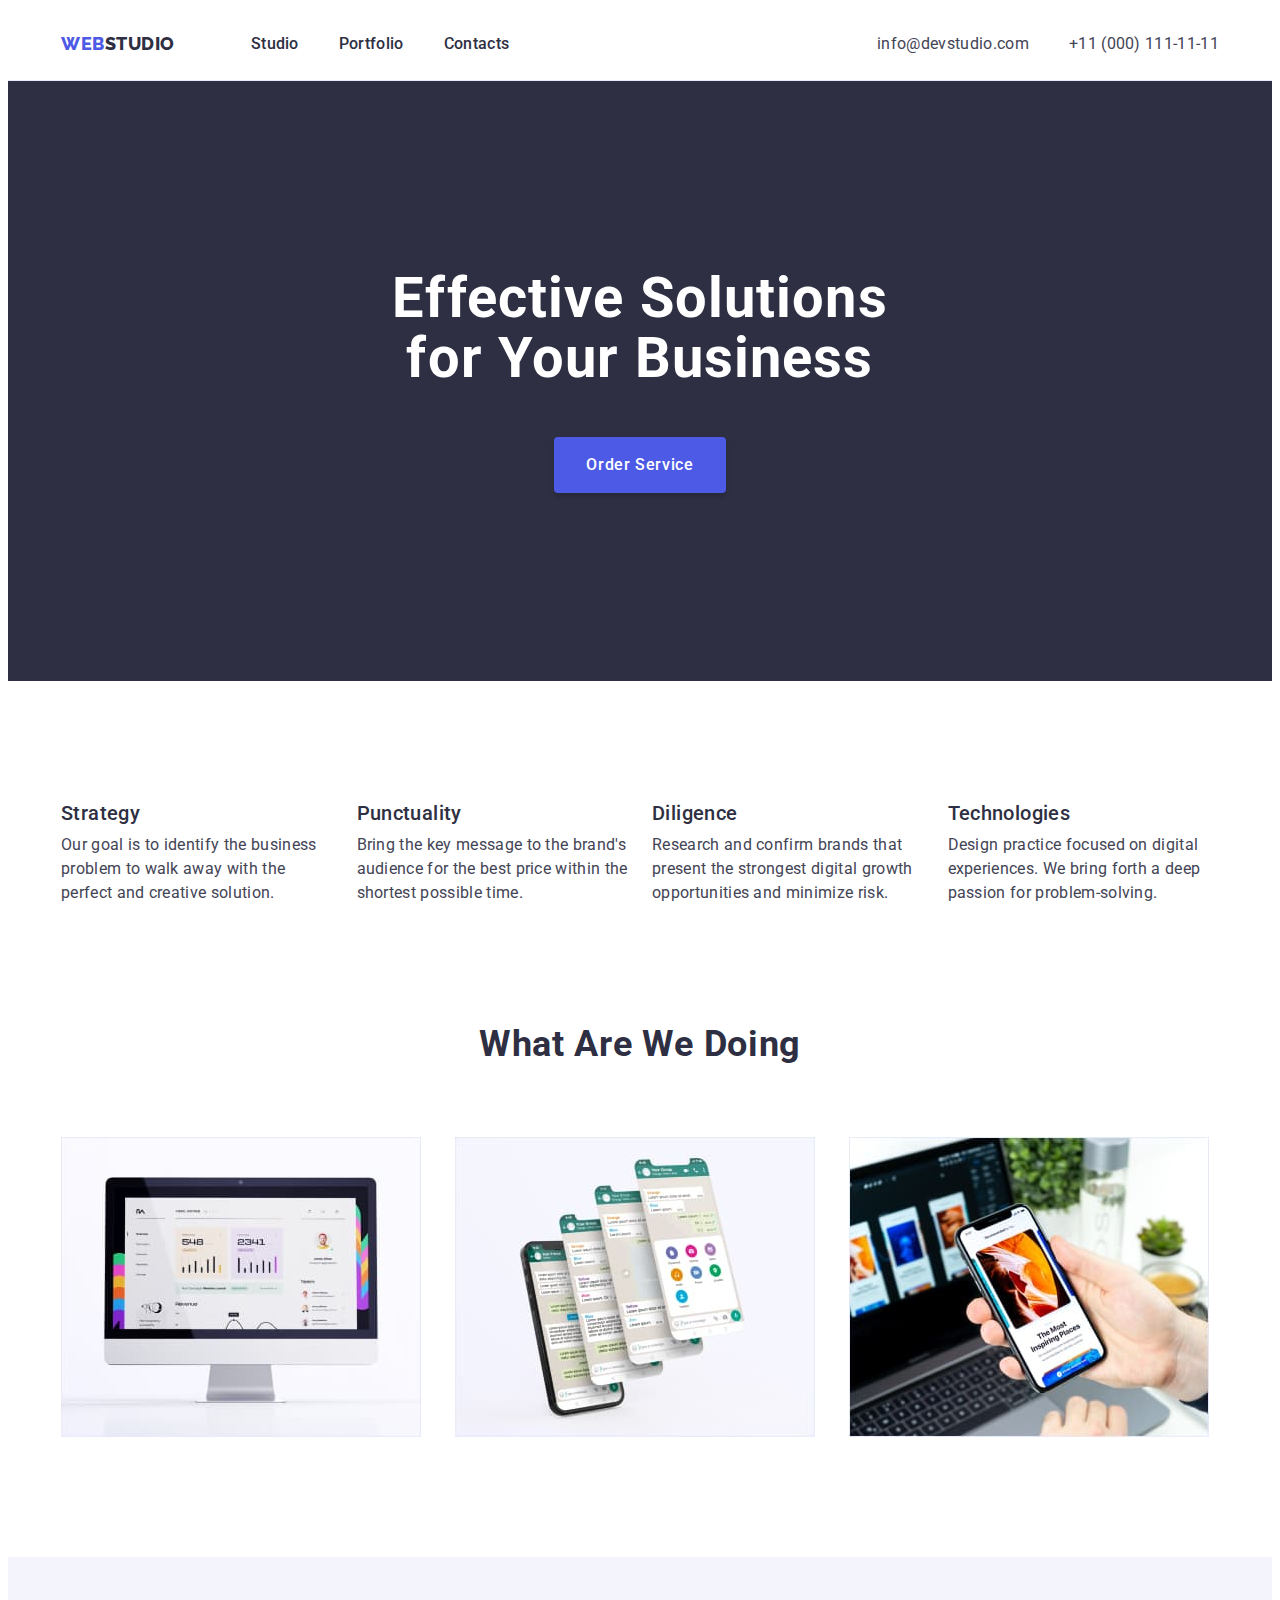
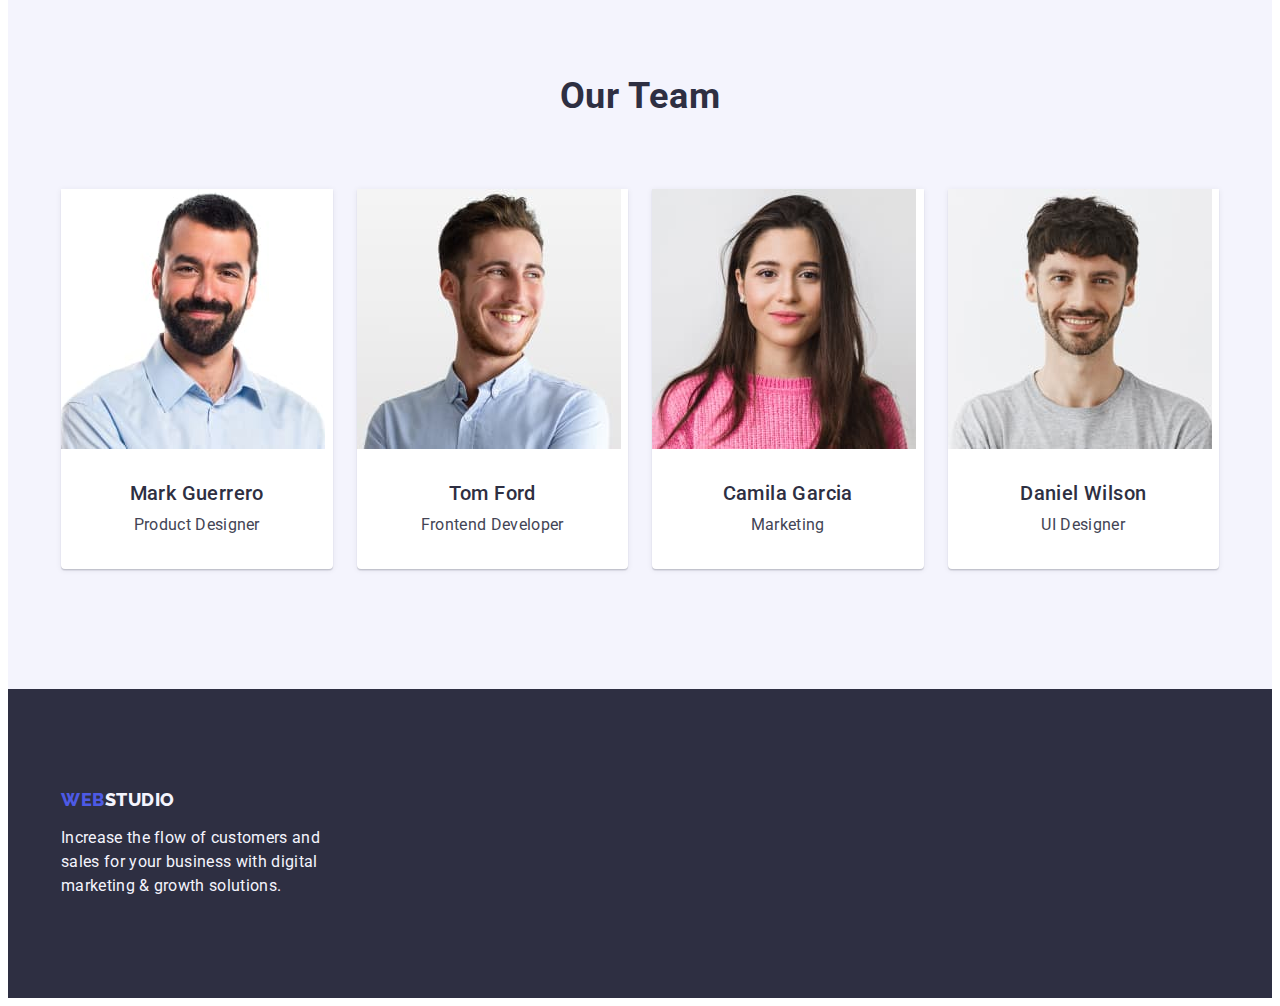
<file: index.html>
<!DOCTYPE html>
<html lang="en">
  <head>
    <meta charset="utf-8" />
    <meta name="description" content="a studio to promote your business" />
    <title>WebStudio</title>
    <link
      rel="stylesheet"
      href="https://cdnjs.cloudflare.com/ajax/libs/modern-normalize/2.0.0/modern-normalize.min.css"
      integrity="sha512-4xo8blKMVCiXpTaLzQSLSw3KFOVPWhm/TRtuPVc4WG6kUgjH6J03IBuG7JZPkcWMxJ5huwaBpOpnwYElP/m6wg=="
      crossorigin="anonymous"
      referrerpolicy="no-referrer"
    />
    <link rel="stylesheet" href="./css/styles.css" />
    <link rel="preconnect" href="https://fonts.googleapis.com" />
    <link rel="preconnect" href="https://fonts.gstatic.com" crossorigin />
    <link
      href="https://fonts.googleapis.com/css2?family=Raleway:wght@800&family=Roboto:wght@400;500;700;900&display=swap"
      rel="stylesheet"
    />
  </head>

  <body>
    <!-- Header -->
    <header class="header-block">
      <div class="container header">
        <!-- Navigation links -->
        <nav class="nav-block">
            <!-- Logo link -->
            <a class="logo link" href="./index.html"
              >Web<span class="logo-part-two">Studio</span></a
            >
            <ul class="nav list">
              <li><a class="nav link" href="./index.html">Studio</a></li>
              <li><a class="nav link" href="./portfolio.html">Portfolio</a></li>
              <li><a class="nav link" href="">Contacts</a></li>
            </ul>
        </nav>
        <address class="nav-address-block">
            <ul class="nav-address list">
              <li>
                <a class="address link" href="mailto:info@devstudio.com">
                  info@devstudio.com</a
                >
              </li>
              <li>
                <a class="address link" href="tel:+110001111111"
                  >+11 (000) 111-11-11</a
                >
              </li>
            </ul>
        </address>
      </div>
    </header>
    <!-- Main content -->
    <main>
      <!-- headline + button container -->
      <section class="order-section">
        <div class="container order">
          <h1 class="headline-one">Effective Solutions for Your Business</h1>
          <button class="ord-btn" type="button">Order Service</button>
        </div>
      </section>
      <!-- service description -->
      <section class="service-description-section">
        <div class="container service">
          <h2 class="visually-hidden">Service Description</h2>
          <ul class="service-description list">
            <li class="service-description-item">
              <h3 class="headline-three">Strategy</h3>
              <p class="service-description-text">
                Our goal is to identify the business problem to walk away with the
                perfect and creative solution.
              </p>
            </li>
            <li class="service-description-item">
              <h3 class="headline-three">Punctuality</h3>
              <p class="service-description-text">
                Bring the key message to the brand's audience for the best price
                within the shortest possible time.
              </p>
            </li>
            <li class="service-description-item">
              <h3 class="headline-three">Diligence</h3>
              <p class="service-description-text">
                Research and confirm brands that present the strongest digital
                growth opportunities and minimize risk.
              </p>
            </li>
            <li class="service-description-item">
              <h3 class="headline-three">Technologies</h3>
              <p class="service-description-text">
                Design practice focused on digital experiences. We bring forth a
                deep passion for problem-solving.
              </p>
            </li>
          </ul>
        </div>
      </section>
      <!-- product image -->
      <section class="product-image-section">
        <div class="container product-image">
          <h2 class="headline-two">What are we doing</h2>
          <ul class="product-img list">
            <li class="product-image-item">
              <img class="image-item" src="./images/img-1.jpg" alt="img1" width="360" height="300" />
            </li>
            <li class="product-image-item">
              <img class="image-item" src="./images/img-2.jpg" alt="img2" width="360" height="300" />
            </li>
            <li class="product-image-item">
              <img class="image-item" src="./images/img-3.jpg" alt="img3" width="360" height="300" />
            </li>
          </ul>
        </div>
      </section>
      <!-- team list container -->
      <section class="team-list-section">
        <div class="container team-list">
          <h2 class="headline-two">Our Team</h2>
          <ul class="team list">
            <li class="team-item">
                <img
                  src="./images/Product-Designer-img-1.jpg"
                  alt="ProductDesigner"
                  width="264"
                  height="260"
                />
                <div class="item-container">
                <h3 class="headline-team">Mark Guerrero</h3>
                <p class="team-text">Product Designer</p>
              </div>
            </li>
            <li class="team-item">
                <img
                  src="./images/Frontend-Developer-img-2.jpg"
                  alt="FrontendDeveloper"
                  width="264"
                  height="260"
                />
                <div class="item-container">
                <h3 class="headline-team">Tom Ford</h3>
                <p class="team-text">Frontend Developer</p>
              </div>
            </li>
            <li class="team-item">
                <img
                  src="./images/Marketing-img-3.jpg"
                  alt="Marketing"
                  width="264"
                  height="260"
                />
                <div class="item-container">
                <h3 class="headline-team">Camila Garcia</h3>
                <p class="team-text">Marketing</p>
              </div>
            </li>
            <li class="team-item">
                <img
                  src="./images/UI-Designer-img-4.jpg"
                  alt="UIDesigner"
                  width="264"
                  height="260"
                />
                <div class="item-container">
                <h3 class="headline-team">Daniel Wilson</h3>
                <p class="team-text">UI Designer</p>
              </div>
            </li>
          </ul>
        </div>
      </section>
    </main>
    <!-- Footer content -->
    <footer class="footer-section">
      <div class="container footer">
        <!-- Logo link -->
        <a class="logo link" href="./index.html"
          >Web<span class="footer-logo-part-two">Studio</span></a
        >
        <!-- Footer text -->
        <p class="footer-text">
          Increase the flow of customers and sales for your business with digital
          marketing & growth solutions.
        </p>
      </div>
    </footer>
  </body>
</html>
</file>
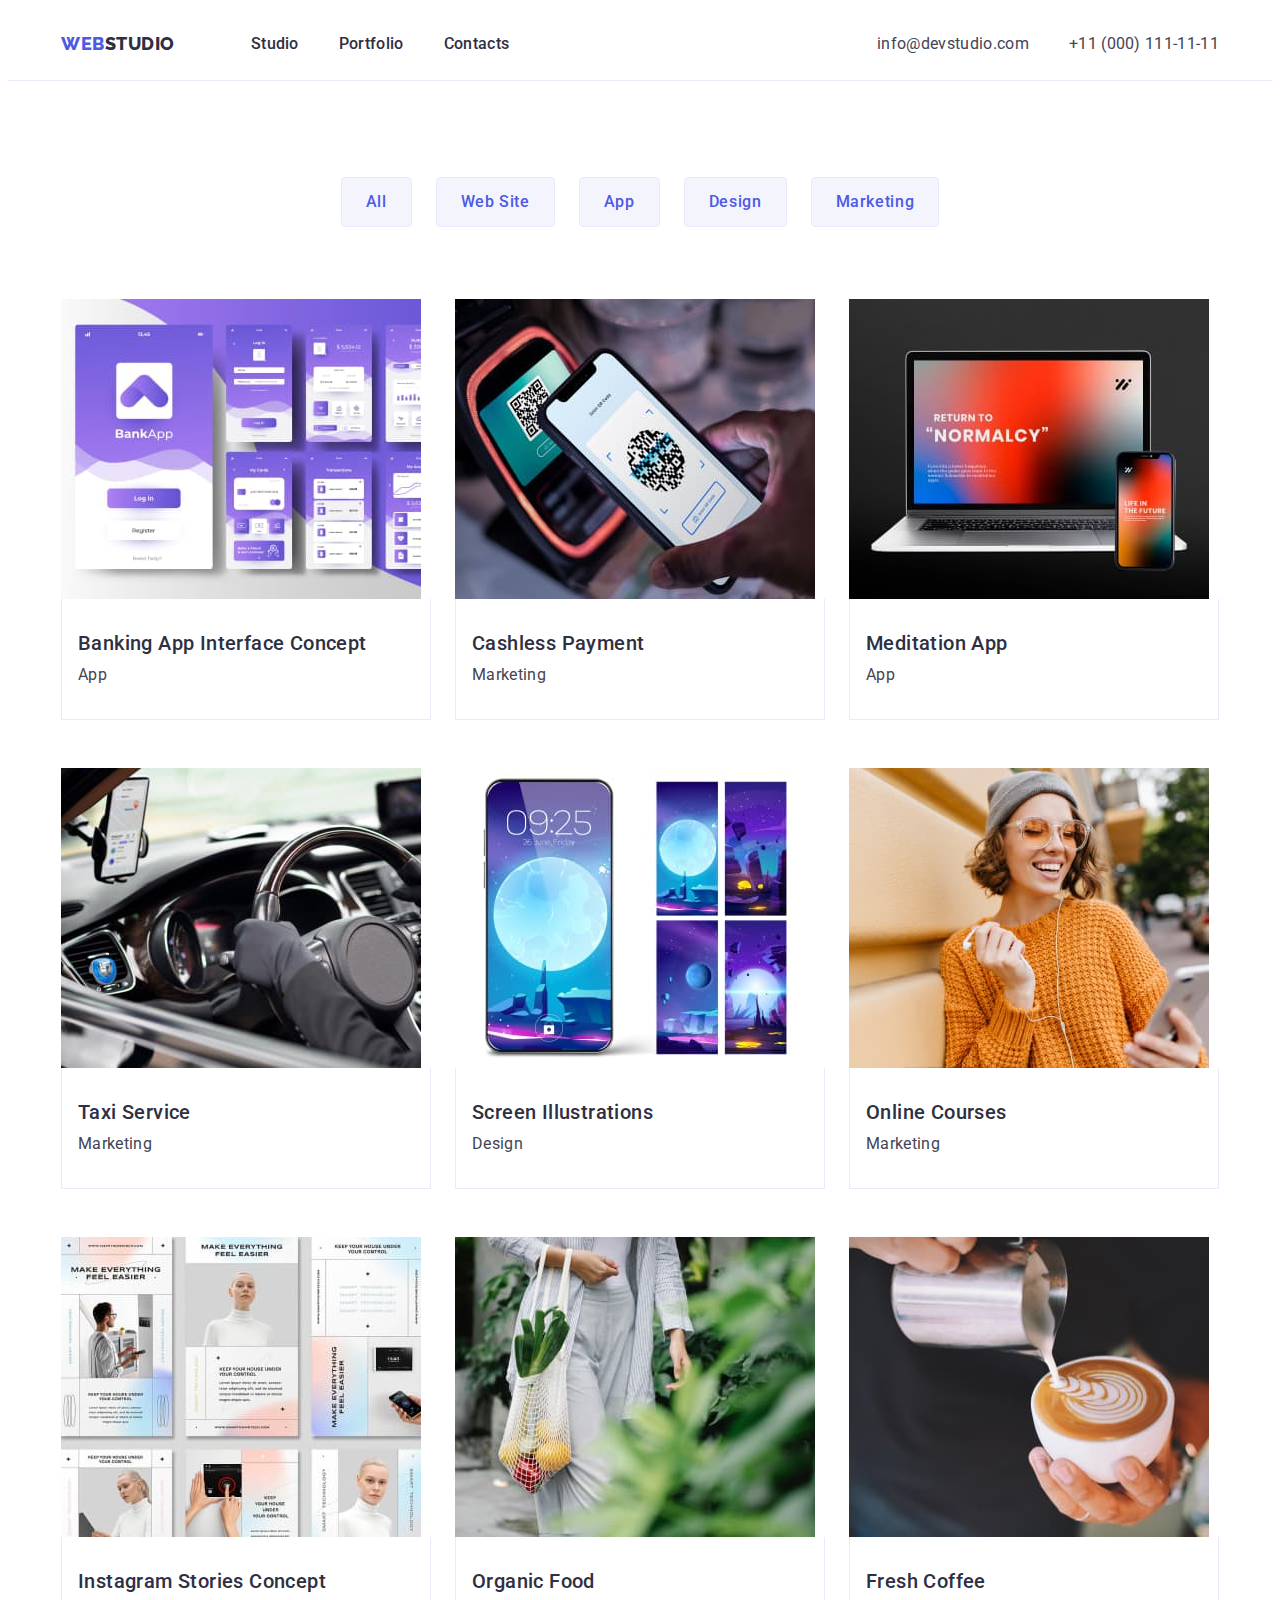
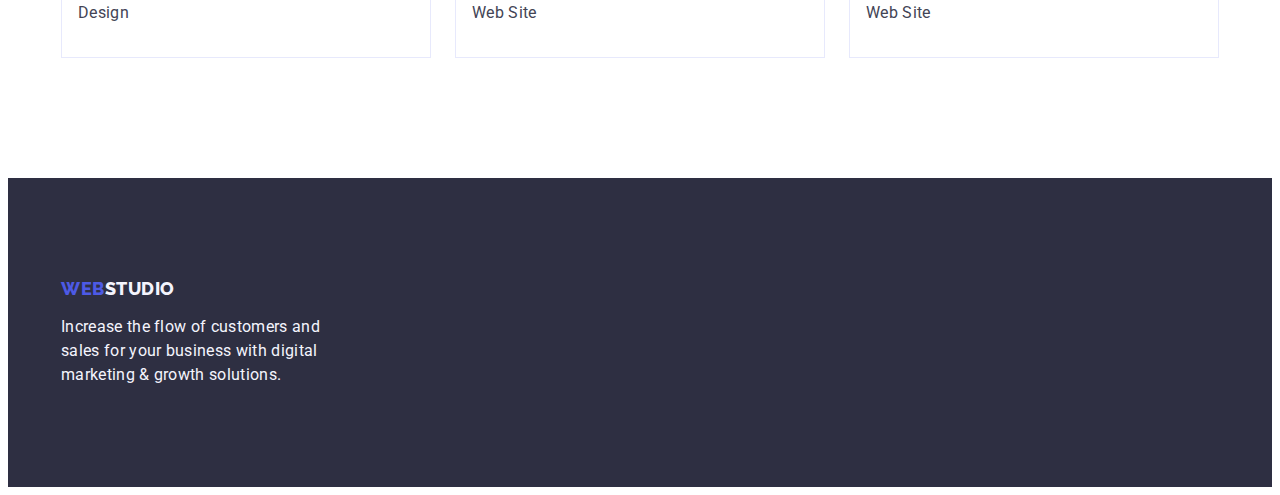
<file: portfolio.html>
<!DOCTYPE html>
<html lang="en">
<!-- HEAD -->

<head>
  <meta charset="utf-8" />
  <meta name="description" content="a studio to promote your business" />
  <title>Portfolio</title>
  <link rel="stylesheet" href="https://cdnjs.cloudflare.com/ajax/libs/modern-normalize/2.0.0/modern-normalize.min.css"
    integrity="sha512-4xo8blKMVCiXpTaLzQSLSw3KFOVPWhm/TRtuPVc4WG6kUgjH6J03IBuG7JZPkcWMxJ5huwaBpOpnwYElP/m6wg=="
    crossorigin="anonymous" referrerpolicy="no-referrer" />
  <link rel="stylesheet" href="./css/styles.css" />
  <link rel="preconnect" href="https://fonts.googleapis.com" />
  <link rel="preconnect" href="https://fonts.gstatic.com" crossorigin />
  <link href="https://fonts.googleapis.com/css2?family=Raleway:wght@800&family=Roboto:wght@400;500;700;900&display=swap"
    rel="stylesheet" />
</head>
<!-- BODY -->

<body>
  <!-- Header -->
  <header class="header-block">
    <div class="container header">
      <!-- Navigation links -->
      <nav class="nav-block">
          <!-- Logo link -->
          <a class="logo link" href="./index.html">Web<span class="logo-part-two">Studio</span></a>
          <ul class="nav list">
            <li><a class="nav link" href="./index.html">Studio</a></li>
            <li>
              <a class="nav link" href="./portfolio.html">Portfolio</a>
            </li>
            <li><a class="nav link" href="">Contacts</a></li>
          </ul>
      </nav>
      <address class="nav-address-block">
          <ul class="nav-address list">
            <li>
              <a class="address link" href="mailto:info@devstudio.com">
                info@devstudio.com</a>
            </li>
            <li>
              <a class="address link" href="tel:+110001111111">+11 (000) 111-11-11</a>
            </li>
          </ul>
      </address>
    </div>
  </header>
  <!-- Main content -->
  <main>
    <section class="section">
      <div class="container main-portfolio">
        <h1 class="visually-hidden" hidden>Portfolio</h1>
        <!-- Filter button -->
        <ul class="filter-button list">
          <li><button class="fltr-btn" type="button">All</button></li>
          <li><button class="fltr-btn" type="button">Web Site</button></li>
          <li><button class="fltr-btn" type="button">App</button></li>
          <li><button class="fltr-btn" type="button">Design</button></li>
          <li><button class="fltr-btn" type="button">Marketing</button></li>
        </ul>
        <!-- Filter button results -->
        <ul class="row list">
          <li class="row-item">
            <a class="link" href="">
              <img src="./images/hw2-row1-img1.jpg" alt="Banking App Interface Concept" width="360" height="300" />
              <div class="row-item-dscrp-container">
                <h2 class="headline-fltr-results">
                  Banking App Interface Concept
                </h2>
                <p class="text-fltr-results">App</p>
              </div>
            </a>
          </li>
          <li class="row-item">
            <a class="link" href="">
              <img src="./images/hw2-row1-img2.jpg" alt="Cashless Payment" width="360" height="300" />
              <div class="row-item-dscrp-container">
                <h2 class="headline-fltr-results">Cashless Payment</h2>
                <p class="text-fltr-results">Marketing</p>
              </div>
            </a>
          </li>
          <li class="row-item">
            <a class="link" href="">
              <img src="./images/hw2-row1-img3.jpg" alt="Meditation App" width="360" height="300" />
              <div class="row-item-dscrp-container">
                <h2 class="headline-fltr-results">Meditation App</h2>
                <p class="text-fltr-results">App</p>
              </div>
            </a>
          </li>
          <li class="row-item">
            <a class="link" href="">
              <img src="./images/hw2-row2-img1.jpg" alt="Taxi Service" width="360" height="300" />
              <div class="row-item-dscrp-container">
                <h2 class="headline-fltr-results">Taxi Service</h2>
                <p class="text-fltr-results">Marketing</p>
              </div>
            </a>
          </li>
          <li class="row-item">
            <a class="link" href="">
              <img src="./images/hw2-row2-img2.jpg" alt="Screen Illustrations" width="360" height="300" />
              <div class="row-item-dscrp-container">
                <h2 class="headline-fltr-results">Screen Illustrations</h2>
                <p class="text-fltr-results">Design</p>
              </div>
            </a>
          </li>
          <li class="row-item">
            <a class="link" href="">
              <img src="./images/hw2-row2-img3.jpg" alt="Online Courses" width="360" height="300" />
              <div class="row-item-dscrp-container">
                <h2 class="headline-fltr-results">Online Courses</h2>
                <p class="text-fltr-results">Marketing</p>
              </div>
            </a>
          </li>
          <li class="row-item">
            <a class="link" href="">
              <img src="./images/hw2-row3-img1.jpg" alt="Instagram Stories Concept" width="360" height="300" />
              <div class="row-item-dscrp-container">
                <h2 class="headline-fltr-results">Instagram Stories Concept</h2>
                <p class="text-fltr-results">Design</p>
              </div>
            </a>
          </li>
          <li class="row-item">
            <a class="link" href="">
              <img src="./images/hw2-row3-img2.jpg" alt="Organic Food" width="360" height="300" />
              <div class="row-item-dscrp-container">
                <h2 class="headline-fltr-results">Organic Food</h2>
                <p class="text-fltr-results">Web Site</p>
              </div>
            </a>
          </li>
          <li class="row-item">
            <a class="link" href="">
              <img src="./images/hw2-row3-img3.jpg" alt="Fresh Coffee" width="360" height="300" />
              <div class="row-item-dscrp-container">
                <h2 class="headline-fltr-results">Fresh Coffee</h2>
                <p class="text-fltr-results">Web Site</p>
              </div>
            </a>
          </li>
        </ul>
      </div>
    </section>
  </main>
  <!-- Footer content -->
  <footer class="footer-section">
    <div class="container footer">
      <!-- Logo link -->
      <a class="logo link" href="./index.html">Web<span class="footer-logo-part-two">Studio</span></a>
      <!-- Footer text -->
      <p class="footer-text">
        Increase the flow of customers and sales for your business with digital
        marketing & growth solutions.
      </p>
    </div>
  </footer>
</body>

</html>
</file>
<file: css/styles.css>
/* ROOT COLOR */
:root {
  --Iris: #4d5ae5;
  --OCEAN: #404bbf;
  --NAVY-BLUE: #2e2f42;
  --GREEN: #31d0aa;
  --SLATE: #434455;
  --LIGHT-SLATE: #8e8f99;
  --cornflower: #e7e9fc;
  --CLOUD: #f4f4fd;
  --NAVY-BLUE-modal: #2e2f42;
  --GREY: #2e2f42;
  --WHITE: #ffffff;
  --Dairy: #fcfcfc;
}

/* BODY MAIN STYLES */
body {
  font-family: "Roboto", sans-serif;
  color: var(--slate, #434455);
  background-color: var(--WHITE);
}

.link,
.list {
  text-decoration: none;
  list-style: none;
}

h1,
h2,
h3,
p {
  margin: 0;
  padding: 0;
}

h2 {
  color: var(--navyblue, #2e2f42);
  font-size: 36px;
  font-weight: 700;
  line-height: 1.11;
  letter-spacing: 0.02em;
  text-transform: capitalize;
  text-align: center;
  margin-bottom: 72px;
}

h3 {
  color: var(--navyblue, #2e2f42);
  font-size: 20px;
  font-weight: 500;
  line-height: 1.2;
  letter-spacing: 0.02em;
  margin-bottom: 8px;
}

p {
  color: var(--slate, #434455);
  font-size: 16px;
  font-weight: 400;
  line-height: 1.5;
  letter-spacing: 0.02em;
}

ul {
  margin: 0;
  padding: 0;
}

img {
  display: block;
}

.container {
  width: 1158px;
  margin: 0 auto;
  padding: 0 15px;
}

/* HOVER AND FOCUS */
.link:hover,
.link:focus,
.list>li>a:hover,
.list>li>a:focus {
  color: var(--OCEAN);
}

.ord-btn:hover,
.ord-btn:focus {
  color: var(--WHITE);
  background-color: var(--OCEAN);
}

.fltr-btn:hover,
.fltr-btn:focus {
  border: 1px solid transparent;
  color: var(--WHITE);
  background-color: var(--OCEAN);
}

/* BUTTONS */
button {
  cursor: pointer;
}

.ord-btn {
  display: block;
  color: var(--white, #fff);
  font-size: 16px;
  font-weight: 500;
  line-height: 1.5;
  letter-spacing: 0.04em;
  background: var(--iris, #4d5ae5);
  font-family: "Roboto", sans-serif;
  border: none;
  border-radius: 4px;
  background: var(--iris, #4d5ae5);
  box-shadow: 0px 4px 4px 0px rgba(0, 0, 0, 0.15);
  padding: 16px 32px;
  margin: 0 auto;
}

.fltr-btn {
  color: var(--iris, #4d5ae5);
  font-family: "Roboto", sans-serif;
  font-size: 16px;
  font-weight: 500;
  line-height: 1.5;
  letter-spacing: 0.04em;
  background: var(--cloud, #f4f4fd);
  padding: 12px 24px;
  border: 1px solid #e7e9fc;
  border-radius: 4px;
}

/* HEADER MAIN STYLES */

.header-block {
  border-bottom: 1px solid var(--cornflower, #e7e9fc);
  background: var(--white, #fff);
}

.container.header {
  display: flex;
}

.nav-block {
  display: flex;
  align-items: center;
}

.nav.list {
  display: flex;
  gap: 40px;
}

.nav.link {
  display: block;
  padding: 24px 0;
}

.nav-address.list {
  display: flex;
  gap: 40px;
  align-items: center;
  padding: 24px 0;
}

.nav-block .logo {
  margin-right: 76px;
}

.logo {
  color: var(--iris, #4d5ae5);
  font-family: "Raleway", sans-serif;
  font-size: 18px;
  font-weight: 800;
  line-height: 1.17;
  letter-spacing: 0.03em;
  text-transform: uppercase;
}

.logo-part-two {
  color: var(--NAVY-BLUE);
}

.footer-logo-part-two {
  color: var(--CLOUD);
}

.nav {
  color: var(--NAVY-BLUE);
  font-size: 16px;
  font-style: normal;
  font-weight: 500;
  line-height: 1.5;
  letter-spacing: 0.02em;
}

.nav-address-block {
  font-style: normal;
  margin-left: auto;
}

.address {
  color: var(--SLATE);
  font-size: 16px;
  font-weight: 400;
  line-height: 1.5;
  letter-spacing: 0.02em;
}


/* MAIN STYLES HOMEPAGE */

/* order-section */
.order-section {
  padding: 188px 0;
  background: var(--navyblue, #2e2f42);
  color: var(--WHITE);
  display: block;
  flex-shrink: 0;
}

.headline-one {
  color: var(--white, #fff);
  font-size: 56px;
  font-weight: 700;
  line-height: 1.07;
  letter-spacing: 0.02em;
  text-align: center;
  max-width: 496px;
  margin: 0 auto;
  margin-bottom: 48px;

}

/* service-description-section */

.service-description-section {
  padding: 120px 0;
}

.visually-hidden {
  position: absolute;
  width: 1px;
  height: 1px;
  margin: -1px;
  border: 0;
  padding: 0;
  white-space: nowrap;
  clip-path: inset(100%);
  clip: rect(0 0 0 0);
  overflow: hidden;
}

.container.service {
  flex-shrink: 0;
}

.service-description-item {
  width: calc((100% - 72px) / 4);
}

.service-description {
  display: flex;
  gap: 24px;
  flex-wrap: wrap;
}

/* product-image-section */

.product-image-section {
  padding-bottom: 120px;
}

.container.product-image {
  display: block;
  flex-shrink: 0;
}

.container.product-image>ul {
  display: flex;
  gap: 24px;
  flex-wrap: wrap;
}

.product-image-item {
  display: inline-flex;
  flex-direction: column;
  align-items: flex-start;
  width: calc((100% - 48px) / 3);
}

/* team-list-section */

.team-list-section {
  padding: 120px 0;
  background: var(--cloud, #F4F4FD);
}

.item-container {
  padding: 32px 0;
}

.team {
  display: flex;
  gap: 24px;
  flex-wrap: wrap;
}

.team-item {
  border-radius: 0px 0px 4px 4px;
  background: var(--white, #FFF);
  box-shadow: 0px 2px 1px 0px rgba(46, 47, 66, 0.08), 0px 1px 1px 0px rgba(46, 47, 66, 0.16), 0px 1px 6px 0px rgba(46, 47, 66, 0.08);
  width: calc((100% - 72px) / 4);
}

.headline-team {
  text-align: center;
}

.team-text {
  color: var(--slate, #434455);
  font-size: 16px;
  font-weight: 400;
  line-height: 1.5;
  letter-spacing: 0.02em;
  text-align: center;
}

/* SECTION STYLES PORTFOLIO PAGE */

.section {
  padding-top: 96px;
  padding-bottom: 120px;
}

.main-portfolio .list {
  display: flex;
}

.container.main-portfolio .filter-button {
  justify-content: center;
  gap: 24px;
  margin-bottom: 72px;
}

.row {
  flex-wrap: wrap;
  row-gap: 48px;
  column-gap: 24px;
  justify-content: center;
}

.row-item {
  width: calc((100% - 48px) / 3);
  background: var(--white, #fff);
}

.row-item-dscrp-container {
  display: flex;
  padding: 32px 16px;
  flex-direction: column;
  justify-content: center;
  align-items: flex-start;
  border: 1px solid var(--cornflower, #E7E9FC);
  border-top: none;
}

.headline-fltr-results {
  color: var(--navyblue, #2e2f42);
  font-size: 20px;
  font-weight: 500;
  line-height: 1.2;
  letter-spacing: 0.02em;
  text-align: center;
  margin-bottom: 8px;
}

.text-fltr-results {
  color: var(--slate, #434455);
  font-size: 16px;
  font-weight: 400;
  line-height: 1.5;
  letter-spacing: 0.02em;
  text-align: center;
}

/* FOOTER */
.footer-section {
  padding: 100px 0;
  background: var(--navyblue, #2e2f42);
}

.footer-text {
  color: var(--cloud, #f4f4fd);
  width: 264px;
}

.container.footer .logo {
  display: inline-block;
  margin-bottom: 16px;
}
</file>
